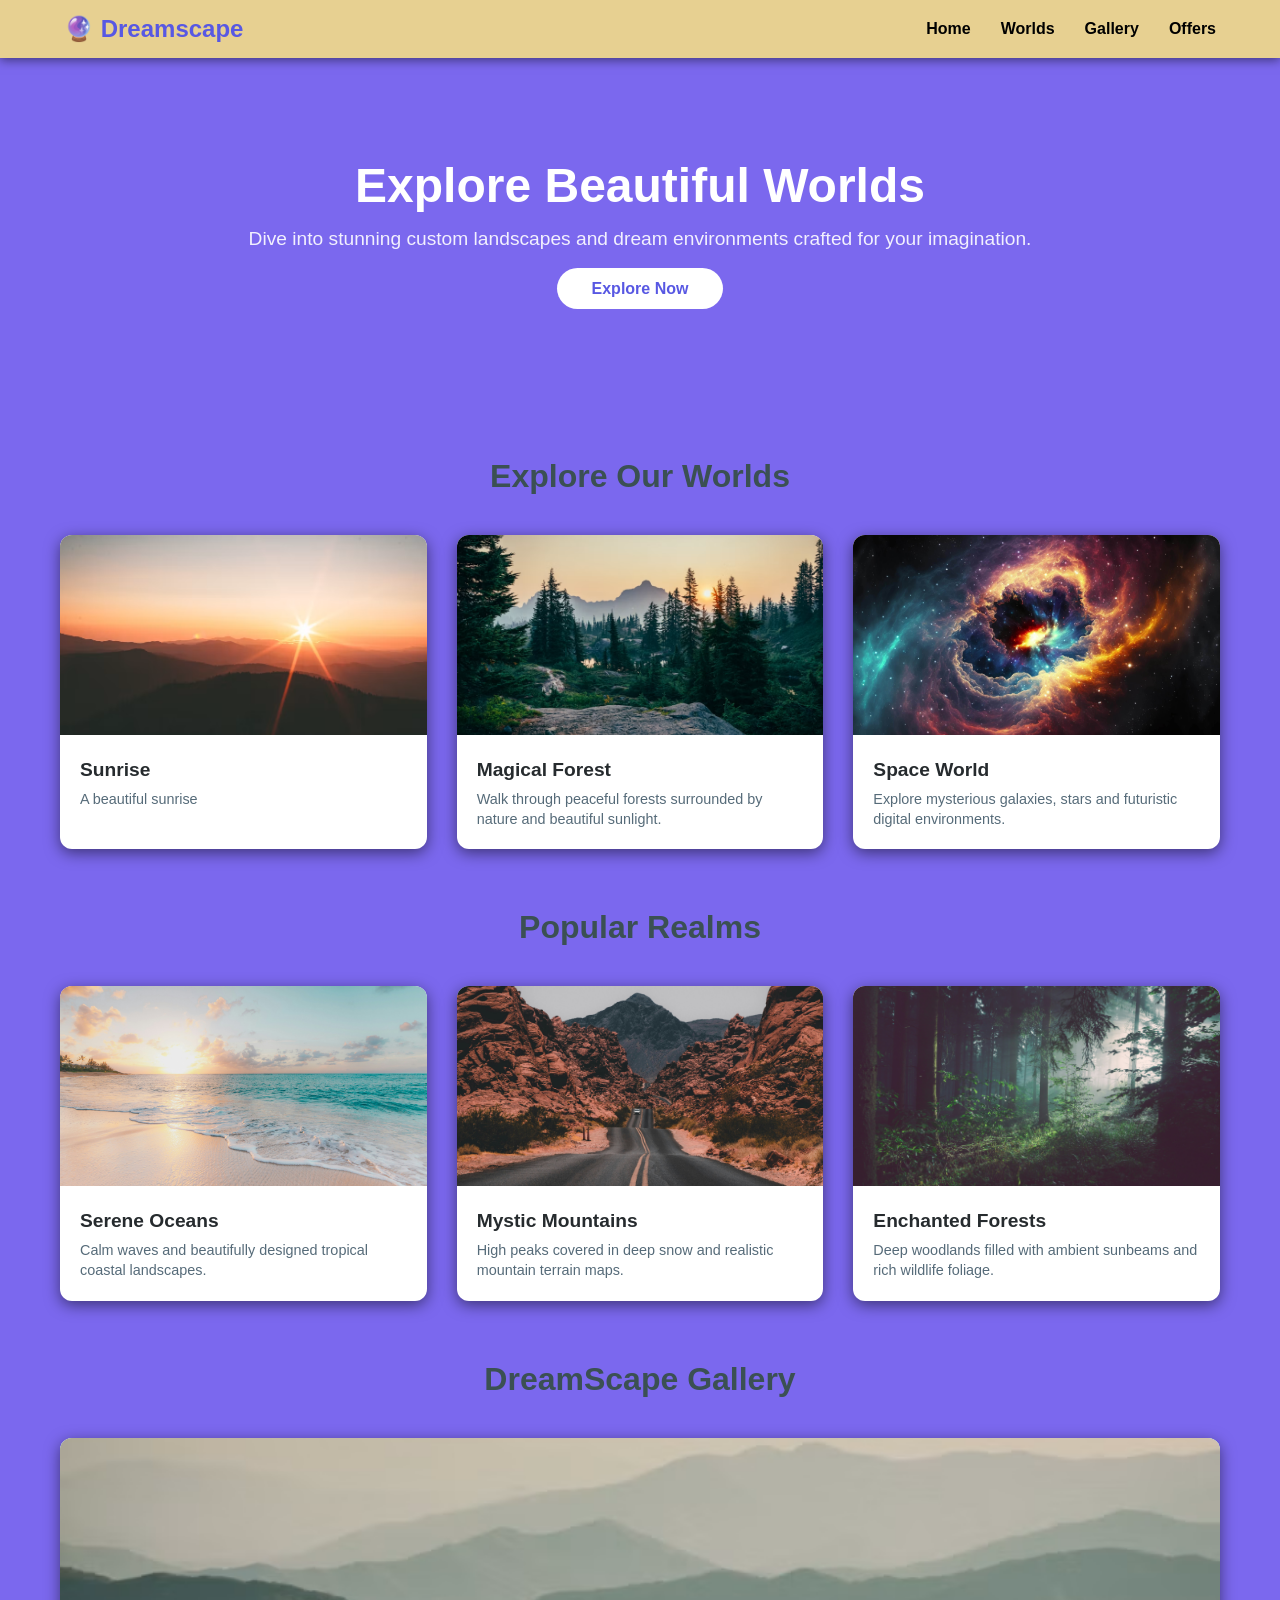
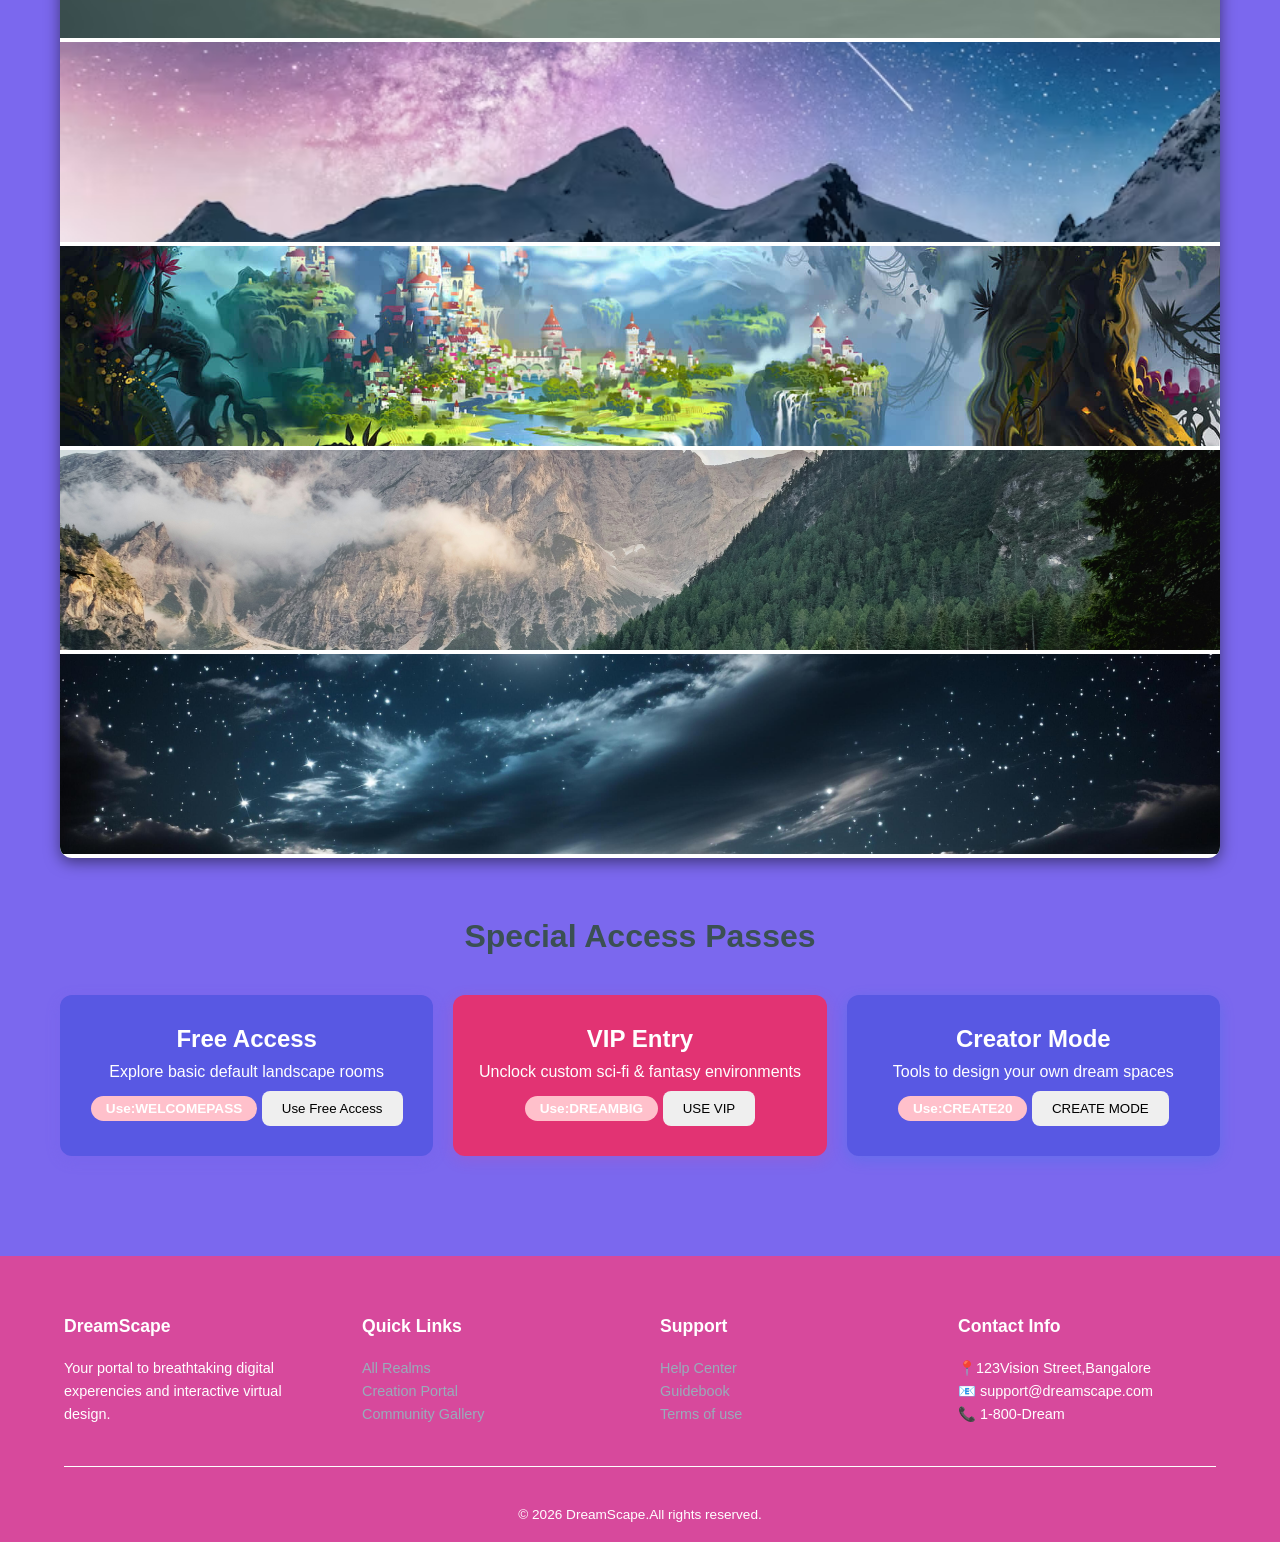
<file: index.html>
<!DOCTYPE html>
<html lang="en">
<head>
    <meta charset="UTF-8">
    <meta name="viewport" content="width=device-width, initial-scale=1.0">
    <title>DreamScape-Explore Beautiful</title>
    <link rel="stylesheet" href="style.css">
</head>
<body>
    <header>
        <div class="navbar">
            <a href="#" class="logo">🔮 Dreamscape</a>
            <ul class="nav-links">
                <li><a href="#Home">Home</a></li>
                <li><a href="#Worlds">Worlds</a></li>
                <li><a href="#Gallery">Gallery</a></li>
                <li><a href="#Offers">Offers</a></li>
            </ul>
        </div>
    </header>
    <section class="hero" id="Home">
        <h1>Explore Beautiful Worlds</h1>
        <p>Dive into stunning custom landscapes and dream environments crafted for your imagination.</p>
        <a href="#Worlds"class="hero-btn">Explore Now</a>
    </section>
    <section class="section-container" id="Worlds">
        <h2 class="section-title">Explore Our Worlds</h2>
        <div class="grid-layout">
            <div class="card">
                <img src="w 1.avif"alt="Sunshine" class="card-img">
                <div class="card-info">
                    <h3 class="card-title">Sunrise</h3>
                    <p class="card-desc">A beautiful sunrise</p>
                </div>
            </div>
            <div class="card">
                <img src="w 2.avif"alt="Magical Forest" class="card-img">
                <div class="card-info">
                    <h3 class="card-title">Magical Forest</h3>
                    <p class="card-desc">Walk through peaceful forests surrounded by nature and beautiful sunlight.</p>
                </div>
            </div>
            <div class="card">
                <img src="w 3.jpg"alt="Space World" class="card-img">
                <div class="card-info">
                    <h3 class="card-title">Space World</h3>
                    <p class="card-desc">Explore mysterious galaxies, stars and futuristic digital environments.</p>
                </div>
            </div>
        </div>
    </section>
    <section class="section-container">
        <h2 class="section-title">Popular Realms</h2>
        <div class="grid-layout">
            <div class="card">
                <img src="ocean.jpg"alt="Ocean"class="card-img">
                <div class="card-info">
                    <h3 class="card-title">Serene Oceans</h3>
                    <p class="card-desc">Calm waves and beautifully designed tropical coastal landscapes.</p>
                </div>
            </div>
            <div class="card">
                <img src="mountain.jpg"alt="Mountain"class="card-img">
                <div class="card-info">
                    <h3 class="card-title">Mystic Mountains</h3>
                    <p class="card-desc">High peaks covered in deep snow and realistic mountain terrain maps.</p>
                </div>
            </div>
            <div class="card">
                <img src="Forest.jpg"alt="Forest"class="card-img">
                <div class="card-info">
                    <h3 class="card-title">Enchanted Forests</h3>
                    <p class="card-desc">Deep woodlands filled with ambient sunbeams and rich wildlife foliage.</p>
                </div>
            </div>
        </div>
    </section>
    <section class="section-container" id="Gallery">
        <h2 class="section-title">DreamScape Gallery</h2>
        <div class="grid-layout">
            <div class="card">
                <img src="g 1.avif"alt="Beautiful Landscape" class="card-img">
                <img src="g 2.avif"alt="Snow mountain" class="card-img">
                <img src="g 3.avif"alt="Fantasy World" class="card-img">
                <img src="g 4.avif"alt="Lake" class="card-img">
                <img src="g 5.avif"alt="Night-sky" class="card-img">
            </div>
        </div>
    </section>
    <section class="section-container" id="Offers">
        <h2 class="section-title">Special Access Passes</h2>
        <div class="promo-container">
            <div class="promo-box pass-free">
                <div class="promo-title">Free Access</div>
                <p>Explore basic default landscape rooms</p>
                <div class="promo-code">Use:WELCOMEPASS</div>
                <button onclick="accessPass('WELCOMEPASS')">Use Free Access</button>
            </div>
            <div class="promo-box pass-vip">
                <div class="promo-title">VIP Entry</div>
                <p>Unclock custom sci-fi & fantasy environments</p>
                <div class="promo-code">Use:DREAMBIG</div>
                <button onclick="accessPass('DREAMBIG')">USE VIP</button>
            </div>
            <div class="promo-box pass-creator">
                <div class="promo-title">Creator Mode</div>
                <p>Tools to design your own dream spaces</p>
                <div class="promo-code">Use:CREATE20</div>
                <button onclick="accessPass('CREATE20')">CREATE MODE</button>
            </div>
        </div>
    </section>
    <footer>
        <div class="footer-grid">
            <div class="footer-col">
                <h3>DreamScape</h3>
                <p>Your portal to breathtaking digital experencies and interactive virtual design.</p>
            </div>
            <div class="footer-col">
                <h3>Quick Links</h3>
                <ul>
                    <li><a href="#">All Realms</a></li>
                    <li><a href="#">Creation Portal</a></li>
                    <li><a href="#">Community Gallery</a></li>
                </ul>
            </div>
            <div class="footer-col">
                <h3>Support</h3>
                <ul>
                    <li><a href="#">Help Center</a></li>
                    <li><a href="#">Guidebook</a></li>
                    <li><a href="#">Terms of use</a></li>
                </ul>
            </div>
            <div class="footer-col">
                <h3>Contact Info</h3>
                <p>📍123Vision Street,Bangalore<br>
                   📧 support@dreamscape.com<br>
                   📞 1-800-Dream</p>
            </div>
        </div>
        <div class="footer-bottom">
         &copy; 2026 DreamScape.All rights reserved.   
        </div>
    </footer>
    
</body>
</html>
</file>
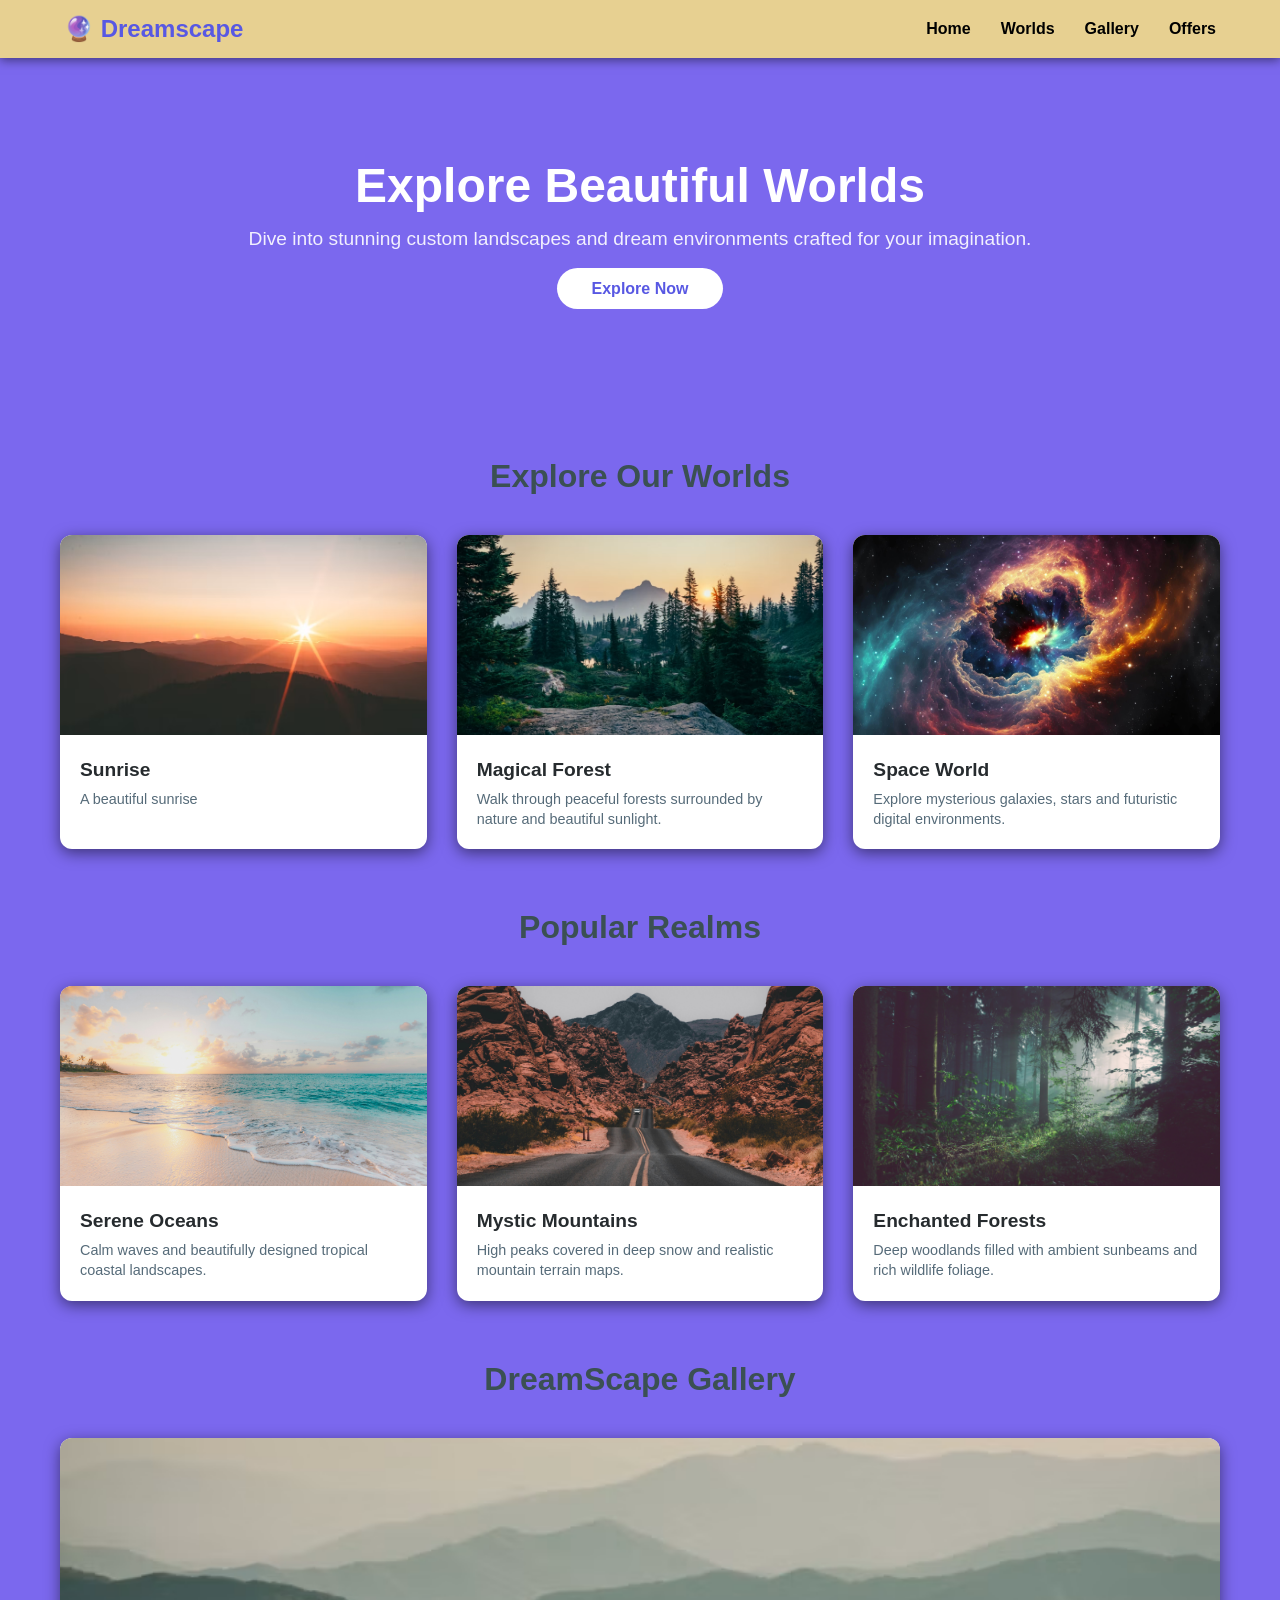
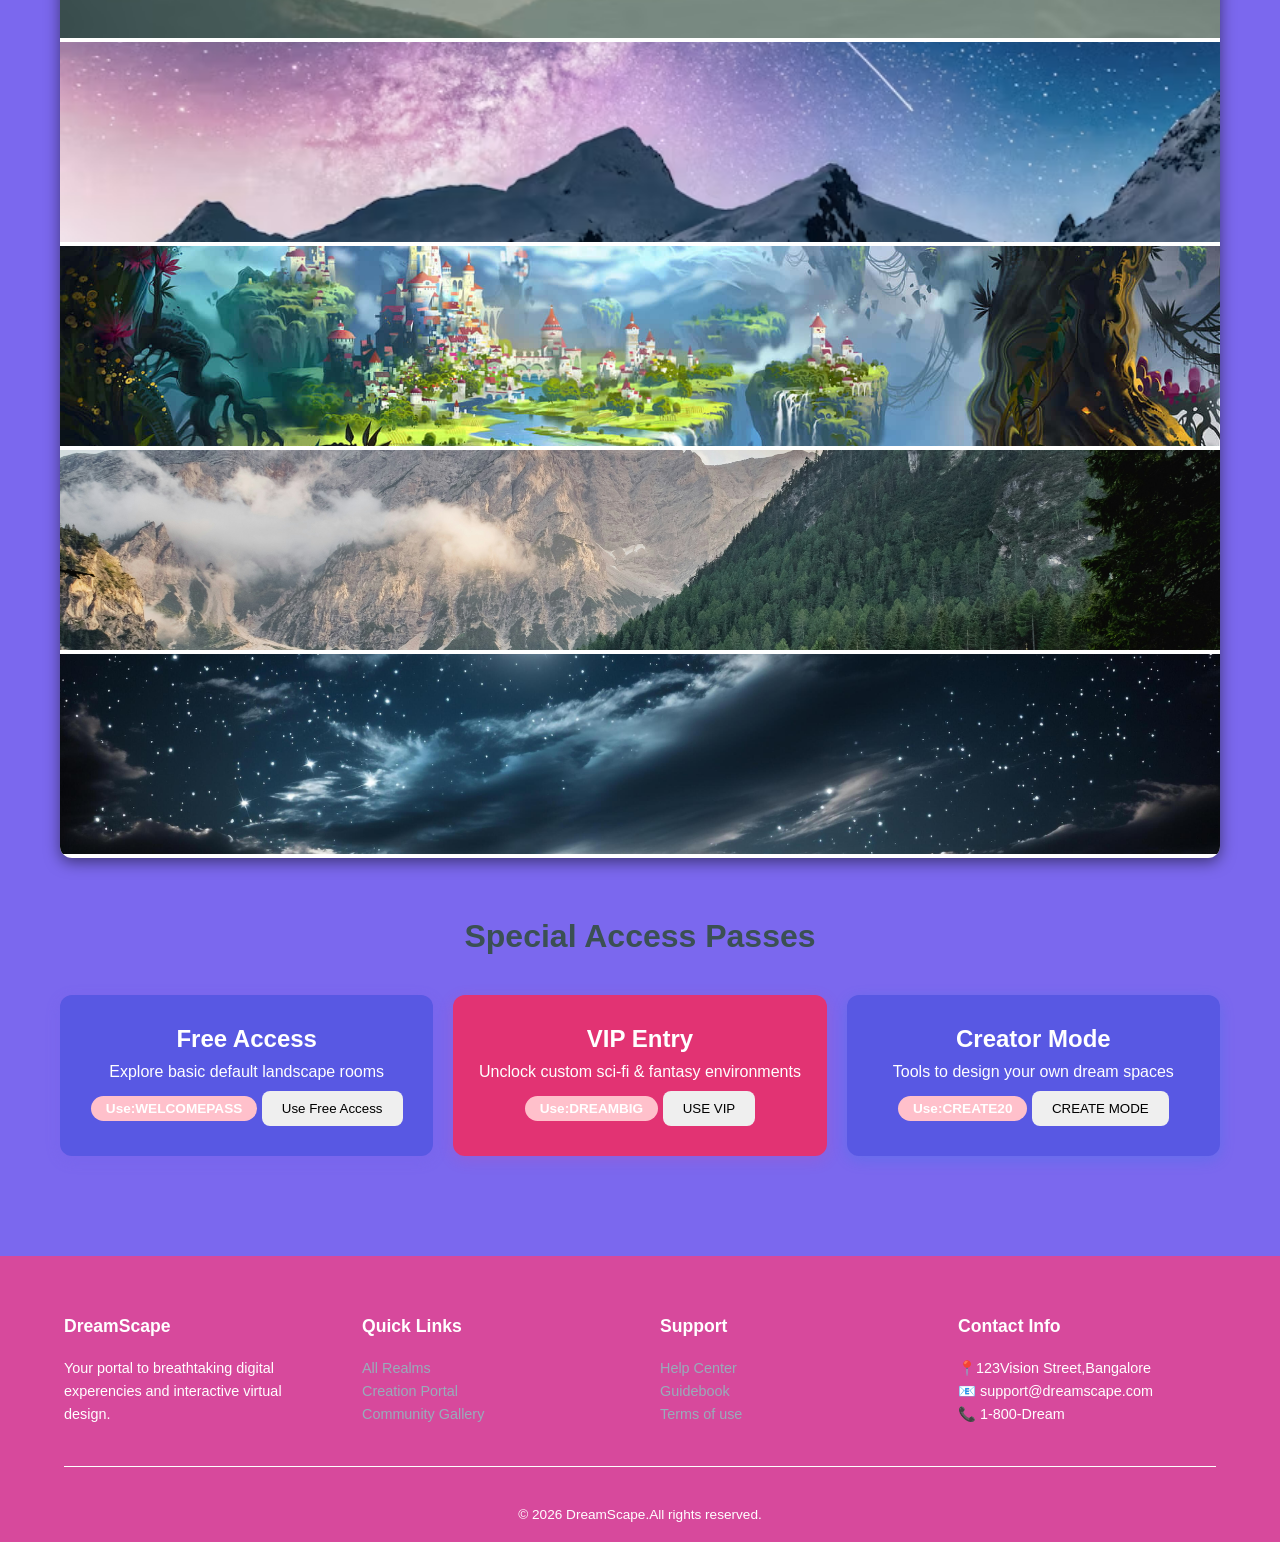
<file: project.html>
<!DOCTYPE html>
<html lang="en">
<head>
    <meta charset="UTF-8">
    <meta name="viewport" content="width=device-width, initial-scale=1.0">
    <title>DreamScape-Explore Beautiful</title>
    <link rel="stylesheet" href="style.css">
</head>
<body>
    <header>
        <div class="navbar">
            <a href="#" class="logo">🔮 Dreamscape</a>
            <ul class="nav-links">
                <li><a href="#Home">Home</a></li>
                <li><a href="#Worlds">Worlds</a></li>
                <li><a href="#Gallery">Gallery</a></li>
                <li><a href="#Offers">Offers</a></li>
            </ul>
        </div>
    </header>
    <section class="hero" id="Home">
        <h1>Explore Beautiful Worlds</h1>
        <p>Dive into stunning custom landscapes and dream environments crafted for your imagination.</p>
        <a href="#Worlds"class="hero-btn">Explore Now</a>
    </section>
    <section class="section-container" id="Worlds">
        <h2 class="section-title">Explore Our Worlds</h2>
        <div class="grid-layout">
            <div class="card">
                <img src="w 1.avif"alt="Sunshine" class="card-img">
                <div class="card-info">
                    <h3 class="card-title">Sunrise</h3>
                    <p class="card-desc">A beautiful sunrise</p>
                </div>
            </div>
            <div class="card">
                <img src="w 2.avif"alt="Magical Forest" class="card-img">
                <div class="card-info">
                    <h3 class="card-title">Magical Forest</h3>
                    <p class="card-desc">Walk through peaceful forests surrounded by nature and beautiful sunlight.</p>
                </div>
            </div>
            <div class="card">
                <img src="w 3.jpg"alt="Space World" class="card-img">
                <div class="card-info">
                    <h3 class="card-title">Space World</h3>
                    <p class="card-desc">Explore mysterious galaxies, stars and futuristic digital environments.</p>
                </div>
            </div>
        </div>
    </section>
    <section class="section-container">
        <h2 class="section-title">Popular Realms</h2>
        <div class="grid-layout">
            <div class="card">
                <img src="ocean.jpg"alt="Ocean"class="card-img">
                <div class="card-info">
                    <h3 class="card-title">Serene Oceans</h3>
                    <p class="card-desc">Calm waves and beautifully designed tropical coastal landscapes.</p>
                </div>
            </div>
            <div class="card">
                <img src="mountain.jpg"alt="Mountain"class="card-img">
                <div class="card-info">
                    <h3 class="card-title">Mystic Mountains</h3>
                    <p class="card-desc">High peaks covered in deep snow and realistic mountain terrain maps.</p>
                </div>
            </div>
            <div class="card">
                <img src="Forest.jpg"alt="Forest"class="card-img">
                <div class="card-info">
                    <h3 class="card-title">Enchanted Forests</h3>
                    <p class="card-desc">Deep woodlands filled with ambient sunbeams and rich wildlife foliage.</p>
                </div>
            </div>
        </div>
    </section>
    <section class="section-container" id="Gallery">
        <h2 class="section-title">DreamScape Gallery</h2>
        <div class="grid-layout">
            <div class="card">
                <img src="g 1.avif"alt="Beautiful Landscape" class="card-img">
                <img src="g 2.avif"alt="Snow mountain" class="card-img">
                <img src="g 3.avif"alt="Fantasy World" class="card-img">
                <img src="g 4.avif"alt="Lake" class="card-img">
                <img src="g 5.avif"alt="Night-sky" class="card-img">
            </div>
        </div>
    </section>
    <section class="section-container" id="Offers">
        <h2 class="section-title">Special Access Passes</h2>
        <div class="promo-container">
            <div class="promo-box pass-free">
                <div class="promo-title">Free Access</div>
                <p>Explore basic default landscape rooms</p>
                <div class="promo-code">Use:WELCOMEPASS</div>
                <button onclick="accessPass('WELCOMEPASS')">Use Free Access</button>
            </div>
            <div class="promo-box pass-vip">
                <div class="promo-title">VIP Entry</div>
                <p>Unclock custom sci-fi & fantasy environments</p>
                <div class="promo-code">Use:DREAMBIG</div>
                <button onclick="accessPass('DREAMBIG')">USE VIP</button>
            </div>
            <div class="promo-box pass-creator">
                <div class="promo-title">Creator Mode</div>
                <p>Tools to design your own dream spaces</p>
                <div class="promo-code">Use:CREATE20</div>
                <button onclick="accessPass('CREATE20')">CREATE MODE</button>
            </div>
        </div>
    </section>
    <footer>
        <div class="footer-grid">
            <div class="footer-col">
                <h3>DreamScape</h3>
                <p>Your portal to breathtaking digital experencies and interactive virtual design.</p>
            </div>
            <div class="footer-col">
                <h3>Quick Links</h3>
                <ul>
                    <li><a href="#">All Realms</a></li>
                    <li><a href="#">Creation Portal</a></li>
                    <li><a href="#">Community Gallery</a></li>
                </ul>
            </div>
            <div class="footer-col">
                <h3>Support</h3>
                <ul>
                    <li><a href="#">Help Center</a></li>
                    <li><a href="#">Guidebook</a></li>
                    <li><a href="#">Terms of use</a></li>
                </ul>
            </div>
            <div class="footer-col">
                <h3>Contact Info</h3>
                <p>📍123Vision Street,Bangalore<br>
                   📧 support@dreamscape.com<br>
                   📞 1-800-Dream</p>
            </div>
        </div>
        <div class="footer-bottom">
         &copy; 2026 DreamScape.All rights reserved.   
        </div>
    </footer>
    
</body>
</html>
</file>
<file: style.css>
* {
    margin: 0;
    padding: 0;
    box-sizing: border-box;
    font-family: 'Segoe UI','Segoe UI', Tahoma, Geneva, Verdana, sans-serif;
}
body {
    background-color:mediumslateblue;
    color: rgb(56, 56, 56);
}
header {
    background: rgb(231, 208, 145);
    padding: 15px 5%;
    box-shadow: 0 2px 10px rgba(0,0,0,0.5);
    position: sticky;
    top:0;
}
.navbar {
    display: flex;
    justify-content: space-between;
    align-items:center;
}
.logo {
    font-size: 24px;
    font-weight: 700;
    color: rgb(88, 88, 227);
    text-decoration: none;
}
.nav-links {
    list-style: none;
    display: flex;
    gap:30px;
}
.nav-links a {
    text-decoration: none;
    color: black;
    font-weight: 600;
    transition: color 0.3s;
}
.nav-links a:hover {
    color: rgb(88, 88, 227);
}
.search-bar {
    padding: 8px 15px;
    width: 300px;
    border: 1px solid #add;
    border-radius: 20px;
    outline: none;
}
.search-bar:focus {
    border: 2px solid #6c5ce7;
}
.hero {
    background: linear-gradient(135deg,rgb(88,88,227) rgb(130, 130, 242));
    color: white;
    text-align: center;
    padding: 100px 20px;
}
.hero h1 {
    font-size: 3rem;
    margin-bottom: 15px;
    font-weight: 700;
}
.hero p{
    font-size: 1.2rem;
    margin-bottom: 30px;
    opacity: 0.9;
}
.hero-btn {
    background: white;
    color: rgb(88, 88, 227);
    padding: 12px 35px;
    border: none;
    border-radius: 25px;
    font-weight: 700;
    cursor: pointer;
    text-decoration: none;
    transition:transform 0.2s,box-shadow 0.2s;
}
.hero-btn:hover {
    transform: translateY(-2px);
    box-shadow: 0 5px 15px rgba(0,0,0,0.15);
}
.section-container {
    max-width: 1200px;
    margin: 60px auto;
    padding: 0 20px;
    text-align: center;
}
.section-title {
    font-size: 2rem;
    color: rgb(59, 80, 83);
    margin-bottom: 40px;
}
.grid-layout {
    display: grid;
    grid-template-columns: repeat(auto-fit,minmax(250px,1fr));
    gap: 30px;
}
.card {
    background: white;
    border-radius: 12px;
    overflow: hidden;
    box-shadow: 0 4px 15px rgba(0,0,0,0.5);
    transition:transform 0.3s;
}
.card:hover {
    transform: translateY(-5px);
}
.card-img {
    width: 100%;
    height: 200px;
    object-fit: cover;
    background-color: #add;
}
.card-info {
    padding: 20px;
    text-align: left;
}
.card-title {
    font-size: 1.2rem;
    margin-bottom: 8px;
    color: rgb(38, 43, 46);
}
.card-desc {
    font-size: 0.9rem;
    color: rgb(86, 107, 121);
    line-height: 1.4;
}
.promo-container {
    display: grid;
    grid-template-columns: repeat(auto-fit,minmax(220px, 1fr));
    gap:20px;
    margin-top: 30px;
}
.promo-box {
    color: white;
    padding: 30px 20px;
    border-radius: 12px;
}
.promo-box button {
    padding: 10px 20px;
    border: none;
    border-radius: 8px;
    cursor: pointer;
    transition: 0.3s;
}
.promo-box button:hover {
    transform: scale(1.05);
}
.pass-free {
    background: rgb(88,88,227);
    box-shadow: 0 4px 15px rgba(108,92,231,0.2);
}
.pass-vip {
    background: rgb(226, 51, 115);
    box-shadow: 0 4px 15px rgba(232,67,147,0.2);
}
.pass-creator {
    background: rgb(88,88,227);
    box-shadow: 0 4px 15px rgba(9,132,227,0.2);
}
.promo-title {
    font-size: 1.5rem;
    font-weight: 700;
    margin-bottom: 10px;
}
.promo-code {
    display: inline-block;
    background: pink;
    padding: 5px 15px;
    border-radius: 15px;
    margin-top: 15px;
    font-size: 0.85rem;
    font-weight: 600;
}
footer {
    background: rgb(215, 73, 156);
    color: white;
    padding: 60px 5% 20px;
    margin-top: 100px;
}
.footer-grid {
    display: grid;
    grid-template-columns: repeat(auto-fit,minmax(200px,1fr));
    gap: 40px;
    max-width: 1200px;
    margin: 0 auto;
}
.footer-col h3{
    color: white;
    margin-bottom: 20px;
    font-size: 1.1rem;
}
.footer-col p, .footer-col ul {
    font-size: 0.9rem;
    line-height: 1.6;
}
.footer-col ul {
    list-style: none;
}
.footer-col ul li a {
    color: rgb(152, 172, 186);
    text-decoration: none;
    transition: color 0.2s;
}
.footer-col ul li a:hover {
    color: white;
}
.footer-bottom {
    text-align: center;
    padding-top: 40px;
    margin-top: 40px;
    border-top: 1px solid white;
    font-size: 0.85rem;
    color: white;
}
</file>
